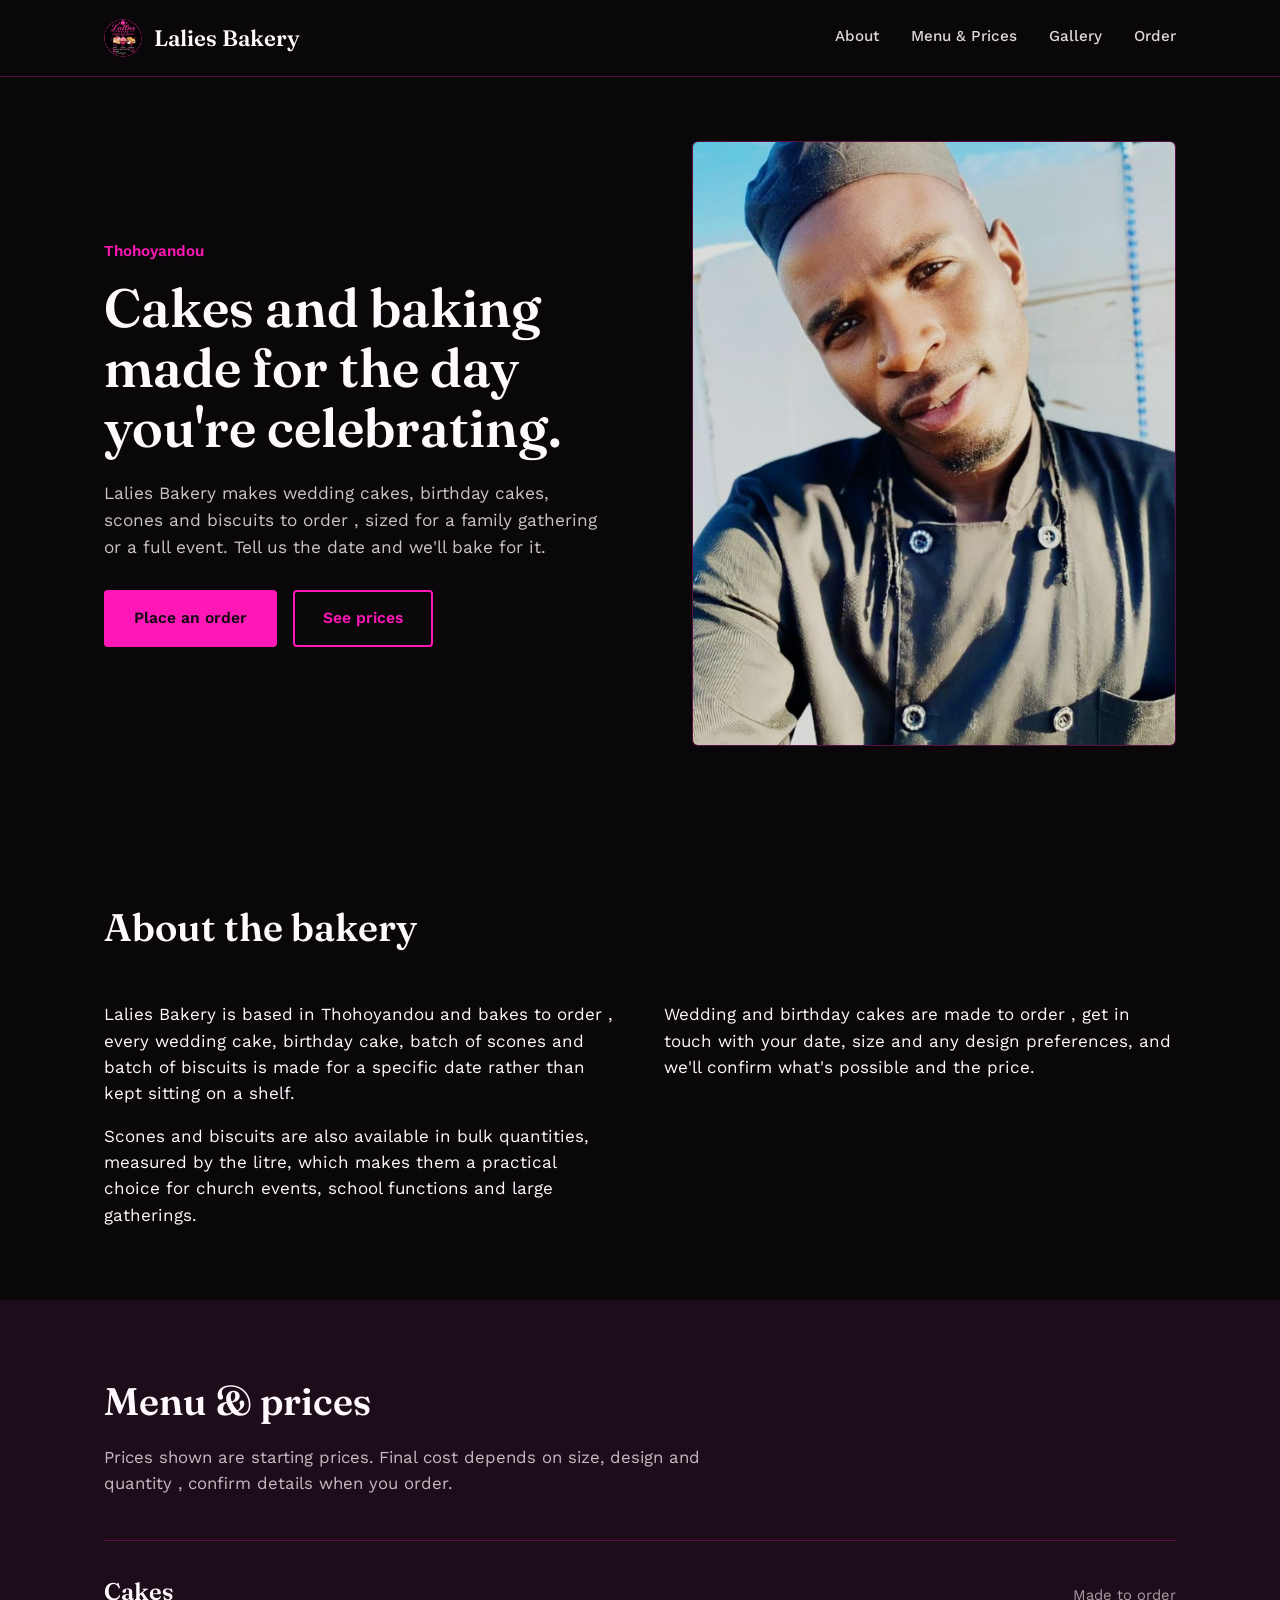
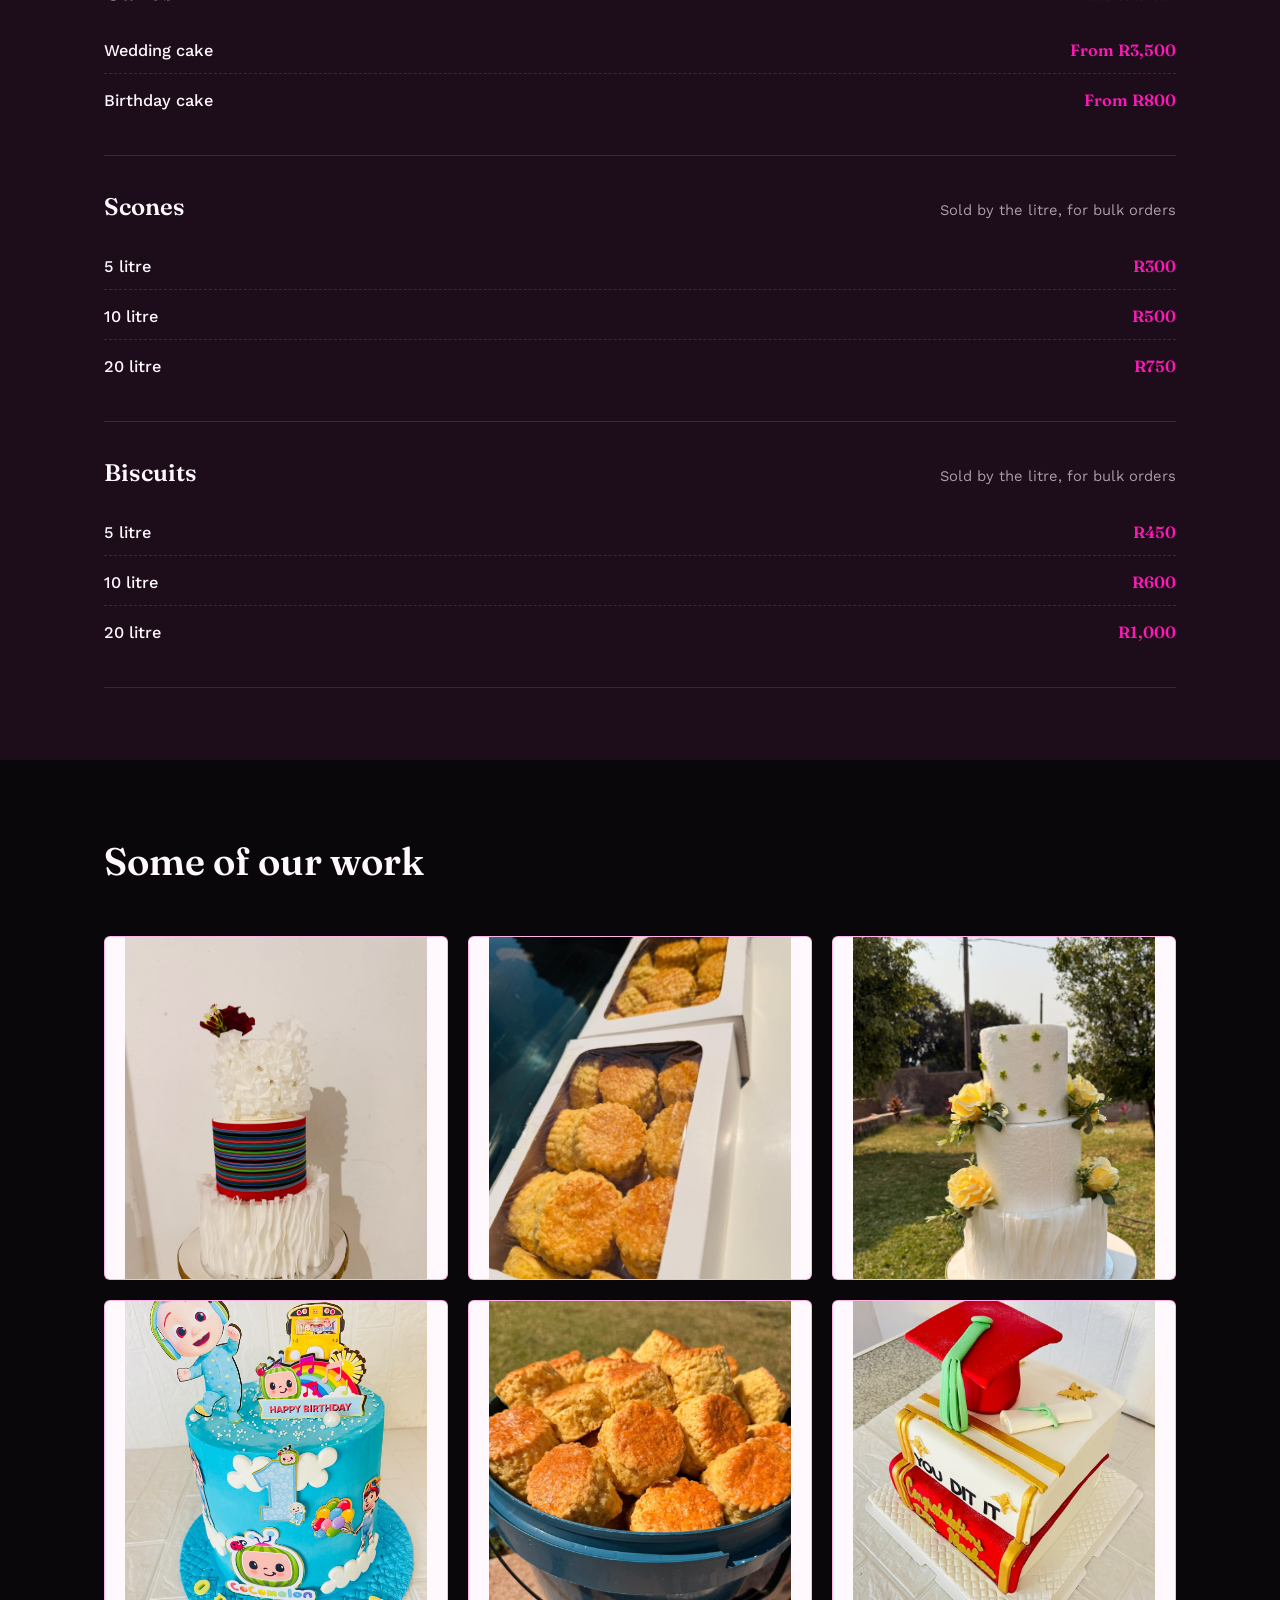
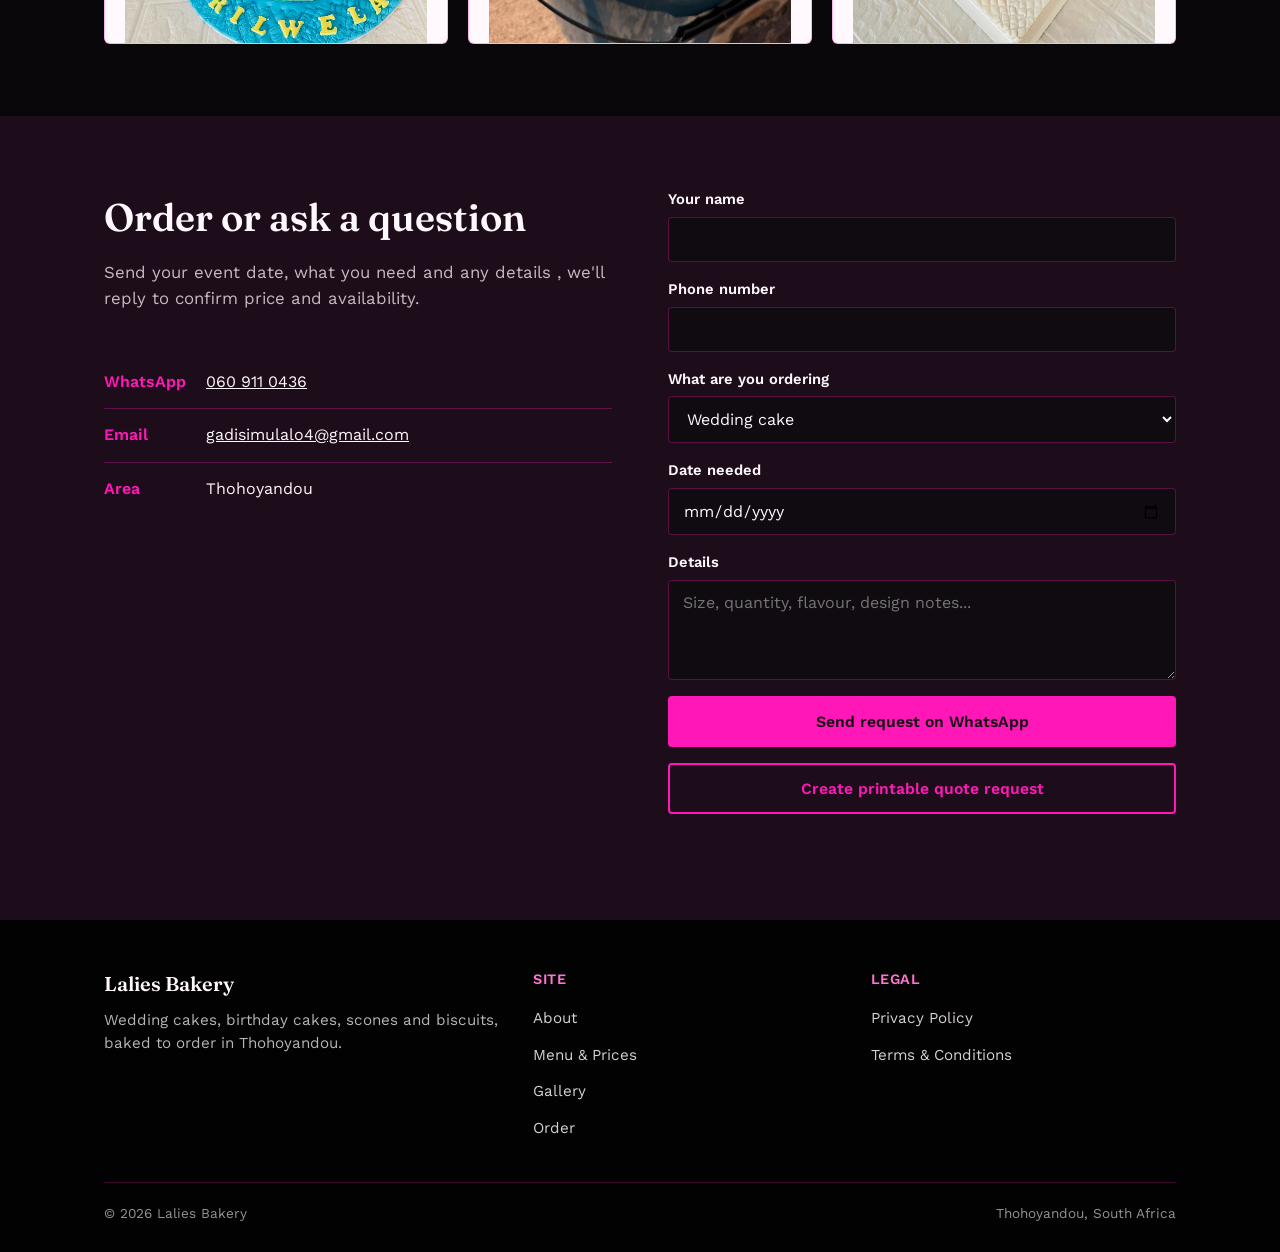
<file: index.html>
<!DOCTYPE html>
<html lang="en">
<head>
  <meta charset="UTF-8">
  <meta name="viewport" content="width=device-width, initial-scale=1.0">
  <title>Lalies Bakery — Cakes, Scones & Biscuits in Thohoyandou</title>
  <meta name="description" content="Lalies Bakery in Thohoyandou: wedding cakes, birthday cakes, scones and biscuits made to order. Order in advance for your event.">
  <link rel="icon" type="image/jpeg" href="assets/logo.jpeg">
  <link rel="stylesheet" href="styles.css">
</head>
<body>

  <header class="site-header">
    <div class="wrap">
      <a href="index.html" class="brand">
        <img class="brand-mark" src="assets/logo.jpeg" alt="Lalies Bakes logo">
        Lalies Bakery
      </a>
      <button class="nav-toggle" aria-label="Toggle menu" aria-expanded="false">
        <span></span><span></span><span></span>
      </button>
      <nav class="main-nav">
        <a href="#about">About</a>
        <a href="#menu">Menu &amp; Prices</a>
        <a href="#gallery">Gallery</a>
        <a href="#order">Order</a>
      </nav>
    </div>
  </header>

  <main>

    <section class="hero">
      <div class="wrap">
        <div class="hero-copy">
          <p class="eyebrow">Thohoyandou</p>
          <h1>Cakes and baking made for the day you're celebrating.</h1>
          <p>Lalies Bakery makes wedding cakes, birthday cakes, scones and biscuits to order , sized for a family gathering or a full event. Tell us the date and we'll bake for it.</p>
          <div class="hero-actions">
            <a href="#order" class="btn btn-primary">Place an order</a>
            <a href="#menu" class="btn btn-secondary">See prices</a>
          </div>
        </div>
        <div class="hero-photo">
          <div class="photo-frame">
           <img src="assets/hero.jpeg" alt="Lalies Bakery cake" class="hero-image">
          </div>
        </div>
      </div>
    </section>

    <section id="about">
      <div class="wrap">
        <div class="section-head">
          <h2>About the bakery</h2>
        </div>
        <div class="about-grid">
          <div>
            <p>Lalies Bakery is based in Thohoyandou and bakes to order , every wedding cake, birthday cake, batch of scones and batch of biscuits is made for a specific date rather than kept sitting on a shelf.</p>
            <p>Scones and biscuits are also available in bulk quantities, measured by the litre, which makes them a practical choice for church events, school functions and large gatherings.</p>
          </div>
          <div>
            <p>Wedding and birthday cakes are made to order , get in touch with your date, size and any design preferences, and we'll confirm what's possible and the price.</p>
          </div>
        </div>
      </div>
    </section>

    <section id="menu" class="section-alt">
      <div class="wrap">
        <div class="section-head">
          <h2>Menu &amp; prices</h2>
          <p>Prices shown are starting prices. Final cost depends on size, design and quantity , confirm details when you order.</p>
        </div>

        <div class="price-board">

          <div class="price-group">
            <div class="price-group-head">
              <h3>Cakes</h3>
              <span class="note">Made to order</span>
            </div>
            <div class="price-rows">
              <div class="price-row">
                <span class="item">Wedding cake</span>
                <span class="price">From R3,500</span>
              </div>
              <div class="price-row">
                <span class="item">Birthday cake</span>
                <span class="price">From R800</span>
              </div>
            </div>
          </div>

          <div class="price-group">
            <div class="price-group-head">
              <h3>Scones</h3>
              <span class="note">Sold by the litre, for bulk orders</span>
            </div>
            <div class="price-rows">
              <div class="price-row">
                <span class="item">5 litre</span>
                <span class="price">R300</span>
              </div>
              <div class="price-row">
                <span class="item">10 litre</span>
                <span class="price">R500</span>
              </div>
              <div class="price-row">
                <span class="item">20 litre</span>
                <span class="price">R750</span>
              </div>
            </div>
          </div>

          <div class="price-group">
            <div class="price-group-head">
              <h3>Biscuits</h3>
              <span class="note">Sold by the litre, for bulk orders</span>
            </div>
            <div class="price-rows">
              <div class="price-row">
                <span class="item">5 litre</span>
                <span class="price">R450</span>
              </div>
              <div class="price-row">
                <span class="item">10 litre</span>
                <span class="price">R600</span>
              </div>
              <div class="price-row">
                <span class="item">20 litre</span>
                <span class="price">R1,000</span>
              </div>
            </div>
          </div>

        </div>
      </div>
    </section>

    <section id="gallery">
      <div class="wrap">
        <div class="section-head">
          <h2>Some of our work</h2>
        </div>
        <div class="gallery-grid">
          <div class="gallery-item">
            <div class="photo-placeholder"><img src="assets/cake 1.jpeg" alt="Gallery image 1"></div>
          </div>
          <div class="gallery-item">
            <div class="photo-placeholder"><img src="assets/scones 1.jpeg" alt="Gallery image 2"></div>
          </div>
          <div class="gallery-item">
            <div class="photo-placeholder"><img src="assets/cake 3.jpeg" alt="Gallery image 3"></div>
          </div>
          <div class="gallery-item">
            <div class="photo-placeholder"><img src="assets/cake 4.jpeg" alt="Gallery image 4"></div>
          </div>
          <div class="gallery-item">
            <div class="photo-placeholder"><img src="assets/scones 2.jpeg" alt="Gallery image 5"></div>
          </div>
          <div class="gallery-item">
            <div class="photo-placeholder"><img src="assets/cake 6.jpeg" alt="Gallery image 6"></div>
          </div>
        </div>
      </div>
    </section>

    <section id="order" class="section-alt">
      <div class="wrap">
        <div class="order-grid">
          <div>
            <div class="section-head">
              <h2>Order or ask a question</h2>
              <p>Send your event date, what you need and any details , we'll reply to confirm price and availability.</p>
            </div>
            <ul class="contact-list">
              <li><span class="label">WhatsApp</span><a href="https://wa.me/27609110436" target="_blank" rel="noreferrer">060 911 0436</a></li>
              <li><span class="label">Email</span><a href="mailto:gadisimulalo4@gmail.com">gadisimulalo4@gmail.com</a></li>
              <li><span class="label">Area</span><span>Thohoyandou</span></li>
            </ul>
          </div>
          <div>
            <form class="order-form" action="#" method="POST">
              <div class="field">
                <label for="name">Your name</label>
                <input type="text" id="name" name="name" required>
              </div>
              <div class="field">
                <label for="phone">Phone number</label>
                <input type="tel" id="phone" name="phone" required>
              </div>
              <div class="field">
                <label for="item">What are you ordering</label>
                <select id="item" name="item">
                  <option value="wedding-cake">Wedding cake</option>
                  <option value="birthday-cake">Birthday cake</option>
                  <option value="scones">Scones</option>
                  <option value="biscuits">Biscuits</option>
                  <option value="other">Other / not sure yet</option>
                </select>
              </div>
              <div class="field">
                <label for="date">Date needed</label>
                <input type="date" id="date" name="date">
              </div>
              <div class="field">
                <label for="details">Details</label>
                <textarea id="details" name="details" placeholder="Size, quantity, flavour, design notes..."></textarea>
              </div>
              <button type="submit" class="btn btn-primary">Send request on WhatsApp</button>
              <button type="button" class="btn btn-secondary" id="print-quote">Create printable quote request</button>
              <p class="form-status" role="status"></p>
            </form>
          </div>
        </div>
      </div>
    </section>

  </main>

  <footer class="site-footer">
    <div class="wrap">
      <div class="footer-grid">
        <div>
          <div class="footer-brand">Lalies Bakery</div>
          <p>Wedding cakes, birthday cakes, scones and biscuits, baked to order in Thohoyandou.</p>
        </div>
        <div class="footer-col">
          <h4>Site</h4>
          <ul>
            <li><a href="#about">About</a></li>
            <li><a href="#menu">Menu &amp; Prices</a></li>
            <li><a href="#gallery">Gallery</a></li>
            <li><a href="#order">Order</a></li>
          </ul>
        </div>
        <div class="footer-col">
          <h4>Legal</h4>
          <ul>
            <li><a href="privacy.html">Privacy Policy</a></li>
            <li><a href="terms.html">Terms &amp; Conditions</a></li>
          </ul>
        </div>
      </div>
      <div class="footer-bottom">
        <span>&copy; <span id="year"></span> Lalies Bakery</span>
        <span>Thohoyandou, South Africa</span>
      </div>
    </div>
  </footer>

  <script src="script.js"></script>
</body>
</html>
</file>
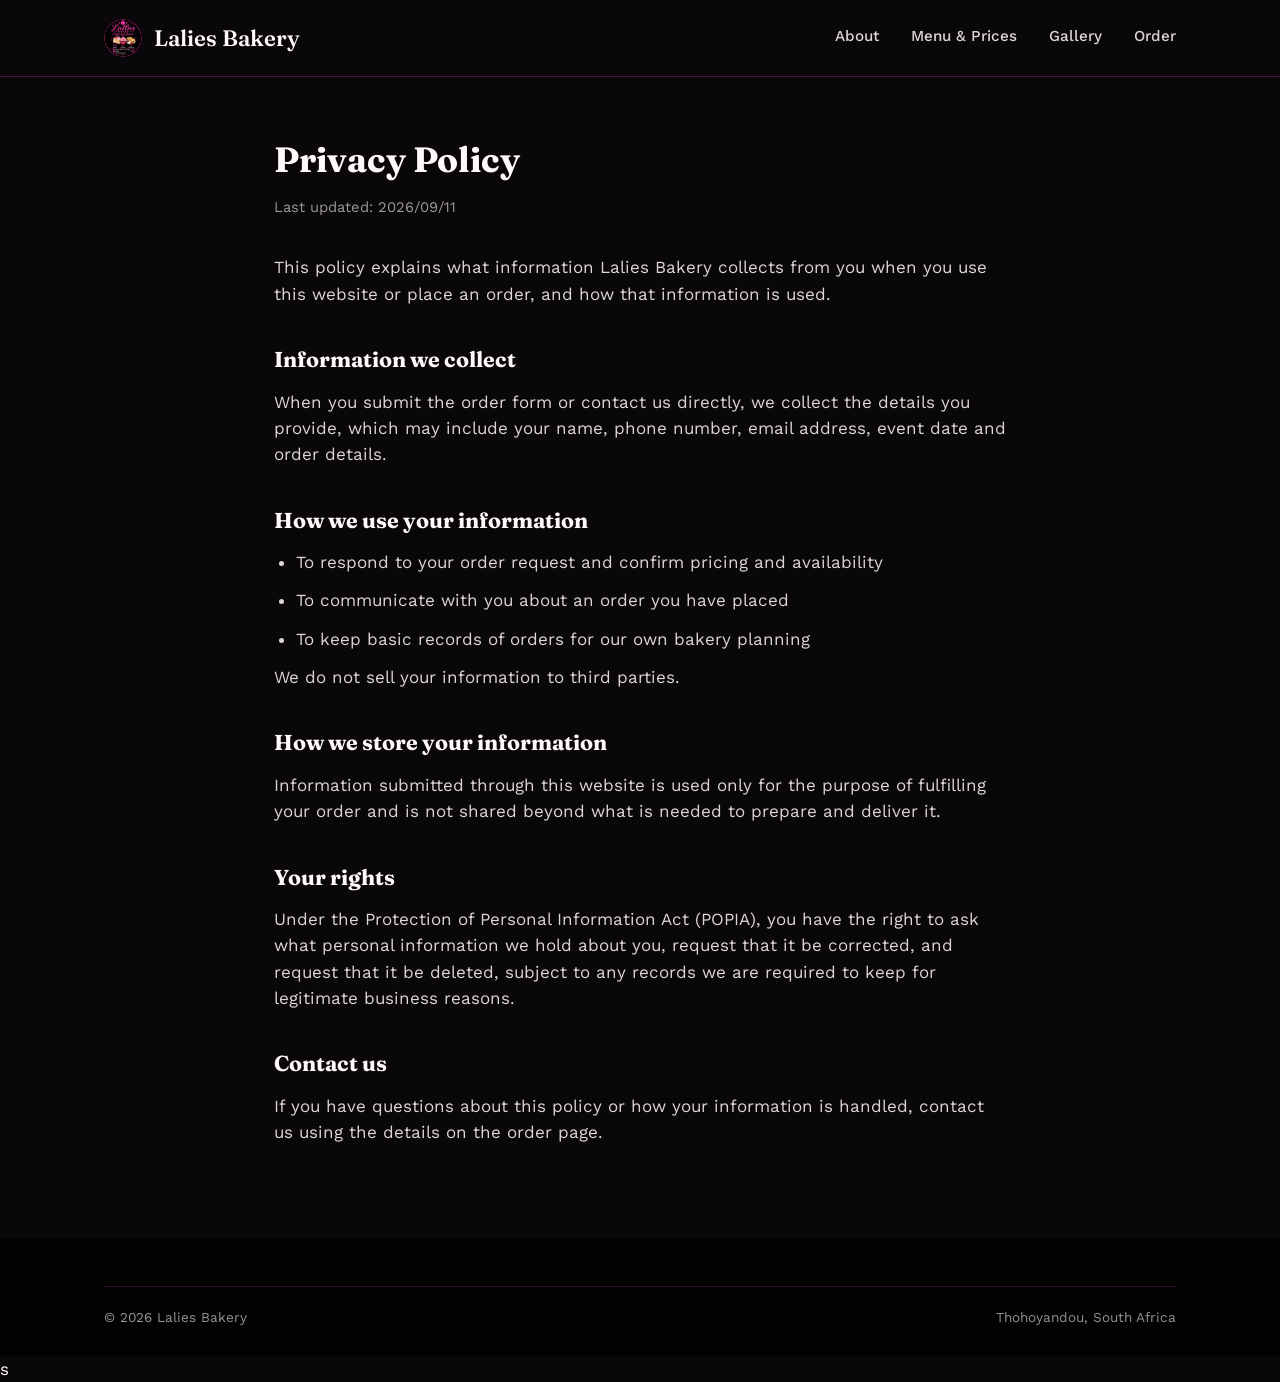
<file: privacy.html>
<!DOCTYPE html>
<html lang="en">
<head>
  <meta charset="UTF-8">
  <meta name="viewport" content="width=device-width, initial-scale=1.0">
  <title>Privacy Policy — Lalies Bakery</title>
  <link rel="icon" type="image/jpeg" href="assets/logo.jpeg">
  <link rel="stylesheet" href="styles.css">
</head>
<body>

  <header class="site-header">
    <div class="wrap">
      <a href="index.html" class="brand">
        <img class="brand-mark" src="assets/logo.jpeg" alt="Lalies Bakes logo">
        Lalies Bakery
      </a>
      <button class="nav-toggle" aria-label="Toggle menu" aria-expanded="false">
        <span></span><span></span><span></span>
      </button>
      <nav class="main-nav">
        <a href="index.html#about">About</a>
        <a href="index.html#menu">Menu &amp; Prices</a>
        <a href="index.html#gallery">Gallery</a>
        <a href="index.html#order">Order</a>
      </nav>
    </div>
  </header>

  <main class="legal-page">
    <div class="wrap">
      <h1>Privacy Policy</h1>
      <p class="updated">Last updated: 2026/09/11</p>

      <p>This policy explains what information Lalies Bakery  collects from you when you use this website or place an order, and how that information is used.</p>

      <h2>Information we collect</h2>
      <p>When you submit the order form or contact us directly, we collect the details you provide, which may include your name, phone number, email address, event date and order details.</p>

      <h2>How we use your information</h2>
      <ul>
        <li>To respond to your order request and confirm pricing and availability</li>
        <li>To communicate with you about an order you have placed</li>
        <li>To keep basic records of orders for our own bakery planning</li>
      </ul>
      <p>We do not sell your information to third parties.</p>

      <h2>How we store your information</h2>
      <p>Information submitted through this website is used only for the purpose of fulfilling your order and is not shared beyond what is needed to prepare and deliver it.</p>

      <h2>Your rights</h2>
      <p>Under the Protection of Personal Information Act (POPIA), you have the right to ask what personal information we hold about you, request that it be corrected, and request that it be deleted, subject to any records we are required to keep for legitimate business reasons.</p>

      <h2>Contact us</h2>
      <p>If you have questions about this policy or how your information is handled, contact us using the details on the order page.</p>

  </main>

  <footer class="site-footer">
    <div class="wrap">
      <div class="footer-bottom">
        <span>&copy; <span id="year"></span> Lalies Bakery</span>
        <span>Thohoyandou, South Africa</span>
      </div>
    </div>
  </footer>

  <script src="script.js"></script>
</body>
</html>
s
</file>
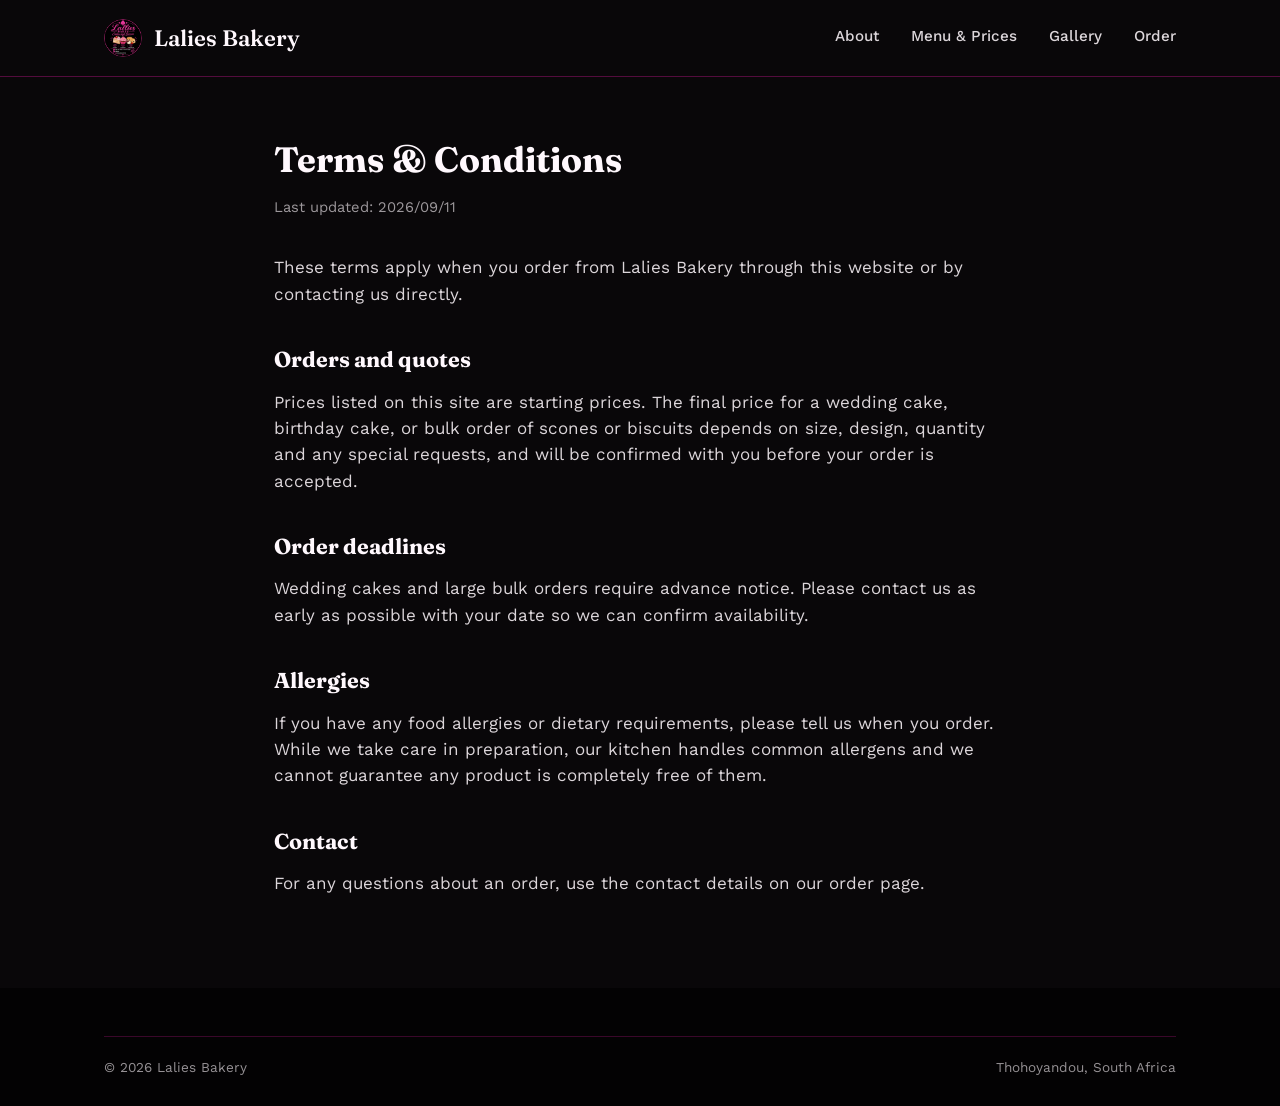
<file: terms.html>
<!DOCTYPE html>
<html lang="en">
<head>
  <meta charset="UTF-8">
  <meta name="viewport" content="width=device-width, initial-scale=1.0">
  <title>Terms &amp; Conditions — Lalies Bakery</title>
  <link rel="icon" type="image/jpeg" href="assets/logo.jpeg">
  <link rel="stylesheet" href="styles.css">
</head>
<body>

  <header class="site-header">
    <div class="wrap">
      <a href="index.html" class="brand">
        <img class="brand-mark" src="assets/logo.jpeg" alt="Lalies Bakes logo">
        Lalies Bakery
      </a>
      <button class="nav-toggle" aria-label="Toggle menu" aria-expanded="false">
        <span></span><span></span><span></span>
      </button>
      <nav class="main-nav">
        <a href="index.html#about">About</a>
        <a href="index.html#menu">Menu &amp; Prices</a>
        <a href="index.html#gallery">Gallery</a>
        <a href="index.html#order">Order</a>
      </nav>
    </div>
  </header>

  <main class="legal-page">
    <div class="wrap">
      <h1>Terms &amp; Conditions</h1>
      <p class="updated">Last updated: 2026/09/11</p>

      <p>These terms apply when you order from Lalies Bakery through this website or by contacting us directly.</p>

      <h2>Orders and quotes</h2>
      <p>Prices listed on this site are starting prices. The final price for a wedding cake, birthday cake, or bulk order of scones or biscuits depends on size, design, quantity and any special requests, and will be confirmed with you before your order is accepted.</p>

      <h2>Order deadlines</h2>
      <p>Wedding cakes and large bulk orders require advance notice. Please contact us as early as possible with your date so we can confirm availability.</p>

      <h2>Allergies</h2>
      <p>If you have any food allergies or dietary requirements, please tell us when you order. While we take care in preparation, our kitchen handles common allergens and we cannot guarantee any product is completely free of them.</p>

      <h2>Contact</h2>
      <p>For any questions about an order, use the contact details on our order page.</p>

      </div>
  </main>

  <footer class="site-footer">
    <div class="wrap">
      <div class="footer-bottom">
        <span>&copy; <span id="year"></span> Lalies Bakery</span>
        <span>Thohoyandou, South Africa</span>
      </div>
    </div>
  </footer>

  <script src="script.js"></script>
</body>
</html>
</file>
<file: styles.css>
@import url('https://fonts.googleapis.com/css2?family=Fraunces:opsz,wght@9..144,400;9..144,500;9..144,600;9..144,700&family=Work+Sans:wght@400;500;600&display=swap');

:root {
  --ivory: #FFF8FD;
  --blush: #1D0D1A;
  --chocolate: #FFF8FD;
  --wine: #FF18B7;
  --wine-dark: #C90088;
  --gold: #FF74D2;
  --line: rgba(255, 24, 183, 0.3);

  --font-display: 'Fraunces', Georgia, serif;
  --font-body: 'Work Sans', -apple-system, BlinkMacSystemFont, sans-serif;

  --max-width: 1120px;
}

* {
  box-sizing: border-box;
  margin: 0;
  padding: 0;
}

html {
  scroll-behavior: smooth;
}

@media (prefers-reduced-motion: reduce) {
  html {
    scroll-behavior: auto;
  }
  * {
    animation: none !important;
    transition: none !important;
  }
}

body {
  font-family: var(--font-body);
  color: var(--chocolate);
  background: #090709;
  line-height: 1.55;
  font-size: 17px;
}

img {
  max-width: 100%;
  display: block;
}

a {
  color: inherit;
}

.wrap {
  max-width: var(--max-width);
  margin: 0 auto;
  padding: 0 24px;
}

/* ---------- Header ---------- */

.site-header {
  position: sticky;
  top: 0;
  z-index: 50;
  background: #090709;
  border-bottom: 1px solid var(--line);
}

.site-header .wrap {
  display: flex;
  align-items: center;
  justify-content: space-between;
  height: 76px;
}

.brand {
  display: flex;
  align-items: center;
  gap: 12px;
  font-family: var(--font-display);
  font-size: 1.4rem;
  font-weight: 600;
  color: var(--ivory);
  text-decoration: none;
}

.brand-mark {
  width: 38px;
  height: 38px;
  border-radius: 50%;
  object-fit: cover;
}

.main-nav {
  display: flex;
  gap: 32px;
}

.main-nav a {
  text-decoration: none;
  font-size: 0.95rem;
  font-weight: 500;
  color: rgba(255, 248, 253, 0.86);
  padding: 8px 0;
  border-bottom: 2px solid transparent;
}

.main-nav a:hover {
  border-bottom-color: var(--gold);
}

.nav-toggle {
  display: none;
  background: none;
  border: none;
  cursor: pointer;
  padding: 8px;
}

.nav-toggle span {
  display: block;
  width: 24px;
  height: 2px;
  background: var(--wine);
  margin: 5px 0;
}

/* ---------- Hero ---------- */

.hero {
  padding: 64px 0 80px;
}

.hero .wrap {
  display: grid;
  grid-template-columns: 1.1fr 1fr;
  gap: 56px;
  align-items: center;
}

.hero-copy .eyebrow {
  font-family: var(--font-body);
  font-size: 0.95rem;
  font-weight: 600;
  color: var(--wine);
  margin-bottom: 14px;
}

.hero-copy h1 {
  font-family: var(--font-display);
  font-size: clamp(2.3rem, 4.2vw, 3.4rem);
  font-weight: 600;
  line-height: 1.12;
  color: var(--ivory);
  margin-bottom: 22px;
}

.hero-copy p {
  font-size: 1.08rem;
  max-width: 46ch;
  margin-bottom: 30px;
  color: rgba(255, 248, 253, 0.78);
}

.hero-actions {
  display: flex;
  gap: 16px;
  flex-wrap: wrap;
}

.btn {
  display: inline-block;
  font-family: var(--font-body);
  font-weight: 600;
  font-size: 0.98rem;
  padding: 14px 28px;
  border-radius: 4px;
  text-decoration: none;
  border: 2px solid transparent;
  cursor: pointer;
}

.btn-primary {
  background: var(--wine);
  color: #100B10;
}

.btn-primary:hover {
  background: var(--wine-dark);
}

.btn-secondary {
  background: transparent;
  color: var(--wine);
  border-color: var(--wine);
}

.btn-secondary:hover {
  background: var(--wine);
  color: var(--ivory);
}

.order-form .btn-secondary {
  text-align: center;
}

.hero-photo {
  position: relative;
  animation: hero-rise 0.6s ease-out;
}

@keyframes hero-rise {
  from { opacity: 0; transform: translateY(14px); }
  to { opacity: 1; transform: translateY(0); }
}

.photo-frame {
  width: 100%;
  aspect-ratio: 4 / 5;
  background: #160B14;
  border-radius: 6px;
  overflow: hidden;
  display: flex;
  align-items: center;
  justify-content: center;
  border: 1px solid var(--line);
}

.photo-frame img {
  width: 100%;
  height: 100%;
  object-fit: cover;
}

.photo-placeholder {
  text-align: center;
  padding: 20px;
  color: rgba(255, 248, 253, 0.55);
  font-size: 0.9rem;
}

/* ---------- Section shell ---------- */

section {
  padding: 72px 0;
}

.section-alt {
  background: var(--blush);
}

.section-head {
  max-width: 60ch;
  margin-bottom: 44px;
}

.section-head h2 {
  font-family: var(--font-display);
  font-size: clamp(1.8rem, 3vw, 2.4rem);
  font-weight: 600;
  margin-bottom: 12px;
}

.section-head p {
  color: rgba(255, 248, 253, 0.74);
  font-size: 1.05rem;
}

/* ---------- About ---------- */

.about-grid {
  display: grid;
  grid-template-columns: 1fr 1fr;
  gap: 48px;
  align-items: start;
}

.about-grid p + p {
  margin-top: 16px;
}

/* ---------- Price board ---------- */

.price-board {
  border-top: 1px solid var(--line);
}

.price-group {
  border-bottom: 1px solid var(--line);
  padding: 32px 0;
}

.price-group-head {
  display: flex;
  align-items: baseline;
  justify-content: space-between;
  margin-bottom: 18px;
  gap: 16px;
}

.price-group-head h3 {
  font-family: var(--font-display);
  font-size: 1.5rem;
  font-weight: 600;
}

.price-group-head .note {
  font-size: 0.92rem;
  color: rgba(255, 248, 253, 0.62);
}

.price-rows {
  display: flex;
  flex-direction: column;
  gap: 4px;
}

.price-row {
  display: flex;
  justify-content: space-between;
  align-items: baseline;
  padding: 10px 0;
  border-bottom: 1px dashed var(--line);
  font-size: 1.02rem;
}

.price-row:last-child {
  border-bottom: none;
}

.price-row .item {
  font-weight: 500;
}

.price-row .price {
  font-family: var(--font-display);
  font-weight: 600;
  color: var(--wine);
  white-space: nowrap;
}

/* ---------- Gallery ---------- */

.gallery-grid {
  display: grid;
  grid-template-columns: repeat(3, 1fr);
  gap: 20px;
}

.gallery-item {
  aspect-ratio: 1 / 1;
  background: var(--ivory);
  border: 1px solid var(--line);
  border-radius: 6px;
  overflow: hidden;
  display: flex;
  align-items: center;
  justify-content: center;
}

.gallery-item img {
  width: 100%;
  height: 100%;
  object-fit: cover;
}

.gallery-item .photo-placeholder {
  font-size: 0.82rem;
}

/* ---------- Order / Contact ---------- */

.order-grid {
  display: grid;
  grid-template-columns: 1fr 1fr;
  gap: 56px;
}

.contact-list {
  list-style: none;
  margin-top: 20px;
}

.contact-list li {
  padding: 14px 0;
  border-bottom: 1px solid var(--line);
  display: flex;
  gap: 12px;
  font-size: 1rem;
}

.contact-list li:last-child {
  border-bottom: none;
}

.contact-list .label {
  font-weight: 600;
  min-width: 90px;
  color: var(--wine);
}

form.order-form {
  display: flex;
  flex-direction: column;
  gap: 16px;
}

.field {
  display: flex;
  flex-direction: column;
  gap: 6px;
}

.field label {
  font-size: 0.92rem;
  font-weight: 600;
}

.field input,
.field select,
.field textarea {
  font-family: var(--font-body);
  font-size: 1rem;
  padding: 12px 14px;
  border: 1px solid var(--line);
  border-radius: 4px;
  background: #100B10;
  color: var(--ivory);
}

.field textarea {
  resize: vertical;
  min-height: 100px;
}

.field input:focus,
.field select:focus,
.field textarea:focus {
  outline: 2px solid var(--gold);
  outline-offset: 1px;
}

.form-status {
  font-size: 0.92rem;
  min-height: 1.2em;
}

.form-status.success {
  color: #FF9BDE;
}

.form-status.error {
  color: var(--wine);
}

/* ---------- Footer ---------- */

.site-footer {
  background: #030203;
  color: var(--ivory);
  padding: 48px 0 28px;
}

.footer-grid {
  display: grid;
  grid-template-columns: 1.3fr 1fr 1fr;
  gap: 32px;
  margin-bottom: 32px;
}

.footer-brand {
  font-family: var(--font-display);
  font-size: 1.25rem;
  font-weight: 600;
  color: var(--ivory);
  margin-bottom: 10px;
}

.footer-grid p {
  color: rgba(255, 248, 253, 0.72);
  font-size: 0.95rem;
}

.footer-col h4 {
  font-size: 0.9rem;
  font-weight: 600;
  margin-bottom: 14px;
  color: var(--gold);
  text-transform: uppercase;
  letter-spacing: 0.04em;
}

.footer-col ul {
  list-style: none;
}

.footer-col li {
  margin-bottom: 10px;
}

.footer-col a {
  text-decoration: none;
  color: rgba(255, 248, 253, 0.84);
  font-size: 0.95rem;
}

.footer-col a:hover {
  color: var(--gold);
}

.footer-bottom {
  border-top: 1px solid rgba(255, 24, 183, 0.22);
  padding-top: 20px;
  font-size: 0.85rem;
  color: rgba(255, 248, 253, 0.58);
  display: flex;
  justify-content: space-between;
  flex-wrap: wrap;
  gap: 8px;
}

/* ---------- Legal pages ---------- */

.legal-page {
  padding: 56px 0 80px;
}

.legal-page .wrap {
  max-width: 780px;
}

.legal-page h1 {
  font-family: var(--font-display);
  font-size: 2.2rem;
  margin-bottom: 8px;
}

.legal-page .updated {
  color: rgba(255, 248, 253, 0.6);
  font-size: 0.92rem;
  margin-bottom: 36px;
}

.legal-page h2 {
  font-family: var(--font-display);
  font-size: 1.35rem;
  margin: 36px 0 12px;
}

.legal-page p,
.legal-page li {
  color: rgba(255, 248, 253, 0.86);
  margin-bottom: 12px;
}

.legal-page ul {
  padding-left: 22px;
}

/* ---------- Responsive ---------- */

@media (max-width: 860px) {
  .main-nav {
    position: absolute;
    top: 76px;
    left: 0;
    right: 0;
    background: #090709;
    flex-direction: column;
    gap: 0;
    border-bottom: 1px solid var(--line);
    display: none;
  }

  .main-nav.open {
    display: flex;
  }

  .main-nav a {
    padding: 16px 24px;
    width: 100%;
    border-bottom: 1px solid var(--line);
  }

  .nav-toggle {
    display: block;
  }

  .hero .wrap,
  .about-grid,
  .order-grid {
    grid-template-columns: 1fr;
  }

  .hero-photo {
    order: -1;
  }

  .gallery-grid {
    grid-template-columns: repeat(2, 1fr);
  }

  .footer-grid {
    grid-template-columns: 1fr;
  }
}

@media (max-width: 480px) {
  .gallery-grid {
    grid-template-columns: 1fr;
  }
}
</file>
